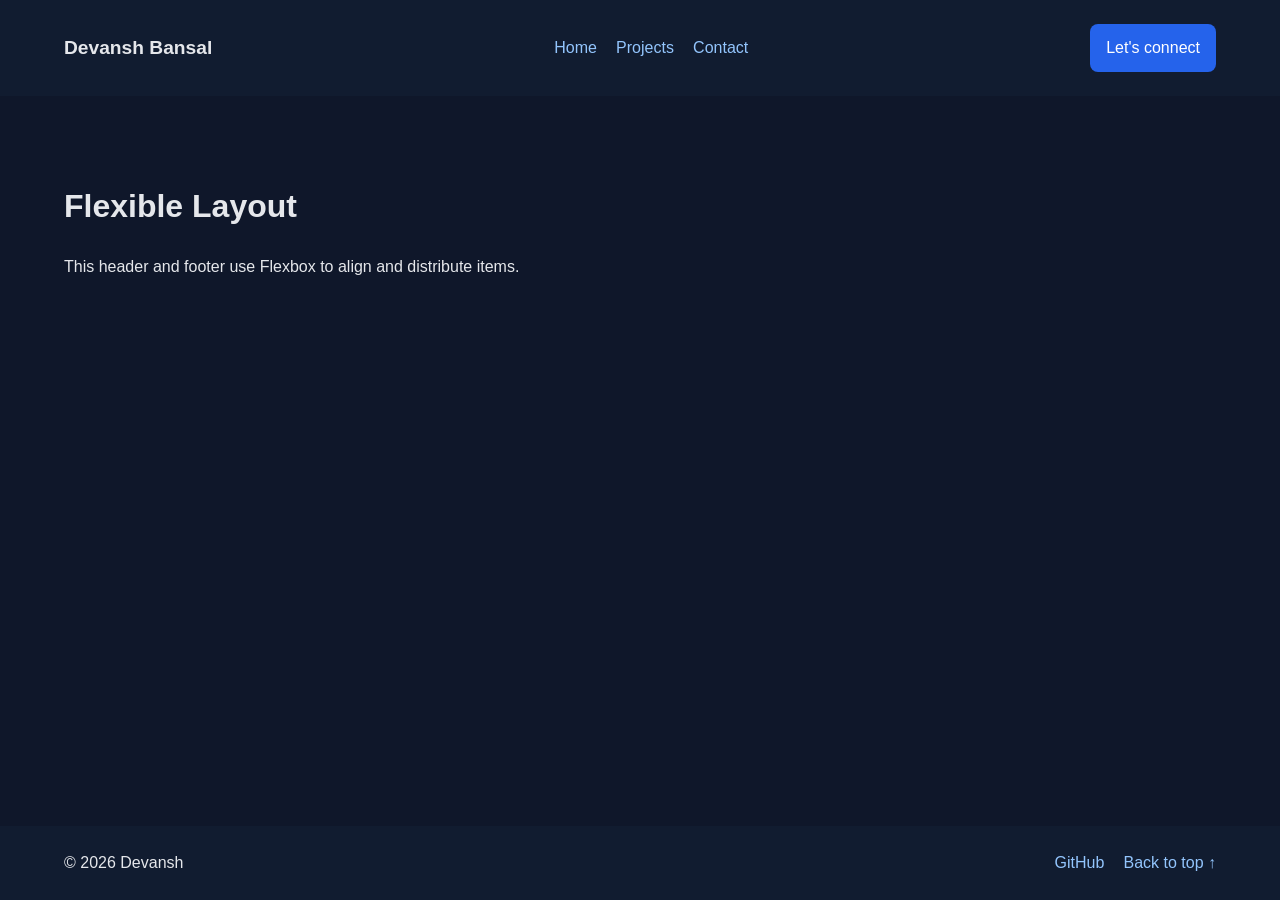
<file: P10-advanced-flexbox/index.html>
<!DOCTYPE html>
<html lang="en"><head><meta charset="UTF-8"><meta name="viewport" content="width=device-width, initial-scale=1.0"><title>Advanced Flexbox</title><link rel="stylesheet" href="style.css"></head>
<body><header><div class="logo">Devansh Bansal</div><nav><a href="#">Home</a><a href="#">Projects</a><a href="#">Contact</a></nav><a class="cta" href="#">Let's connect</a></header>
<main><h1>Flexible Layout</h1><p>This header and footer use Flexbox to align and distribute items.</p></main>
<footer><p>© 2026 Devansh</p><div><a href="https://github.com/devbansal007">GitHub</a><a href="#">Back to top ↑</a></div></footer></body></html>
</file>
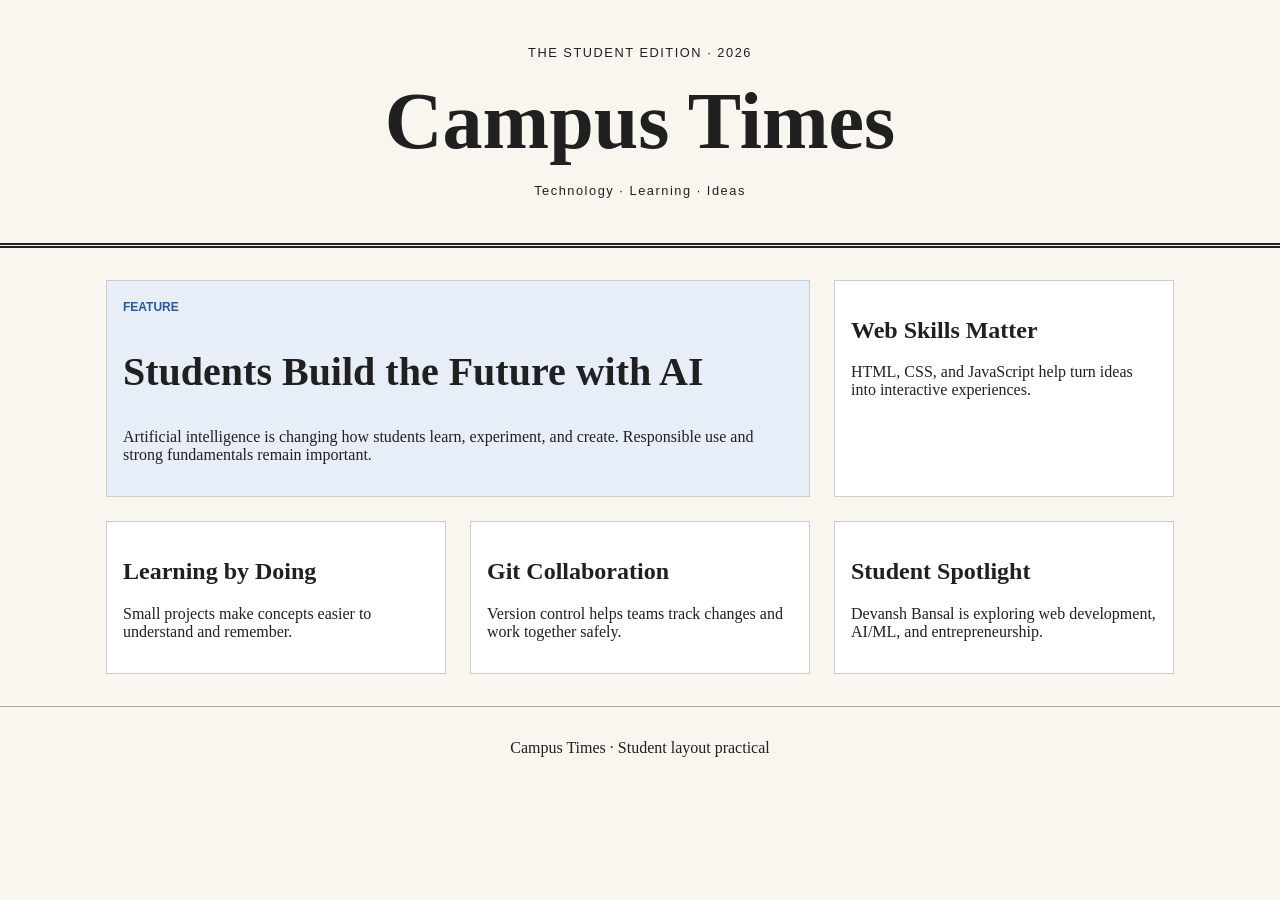
<file: P11-newspaper-grid/index.html>
<!DOCTYPE html>
<html lang="en"><head><meta charset="UTF-8"><meta name="viewport" content="width=device-width, initial-scale=1.0"><title>Campus Times</title><link rel="stylesheet" href="style.css"></head>
<body><header><p>THE STUDENT EDITION · 2026</p><h1>Campus Times</h1><p>Technology · Learning · Ideas</p></header>
<main class="news"><article class="lead"><span class="tag">FEATURE</span><h2>Students Build the Future with AI</h2><p>Artificial intelligence is changing how students learn, experiment, and create. Responsible use and strong fundamentals remain important.</p></article>
<article><h2>Web Skills Matter</h2><p>HTML, CSS, and JavaScript help turn ideas into interactive experiences.</p></article><article><h2>Learning by Doing</h2><p>Small projects make concepts easier to understand and remember.</p></article><article><h2>Git Collaboration</h2><p>Version control helps teams track changes and work together safely.</p></article><article><h2>Student Spotlight</h2><p>Devansh Bansal is exploring web development, AI/ML, and entrepreneurship.</p></article></main><footer>Campus Times · Student layout practical</footer></body></html>
</file>
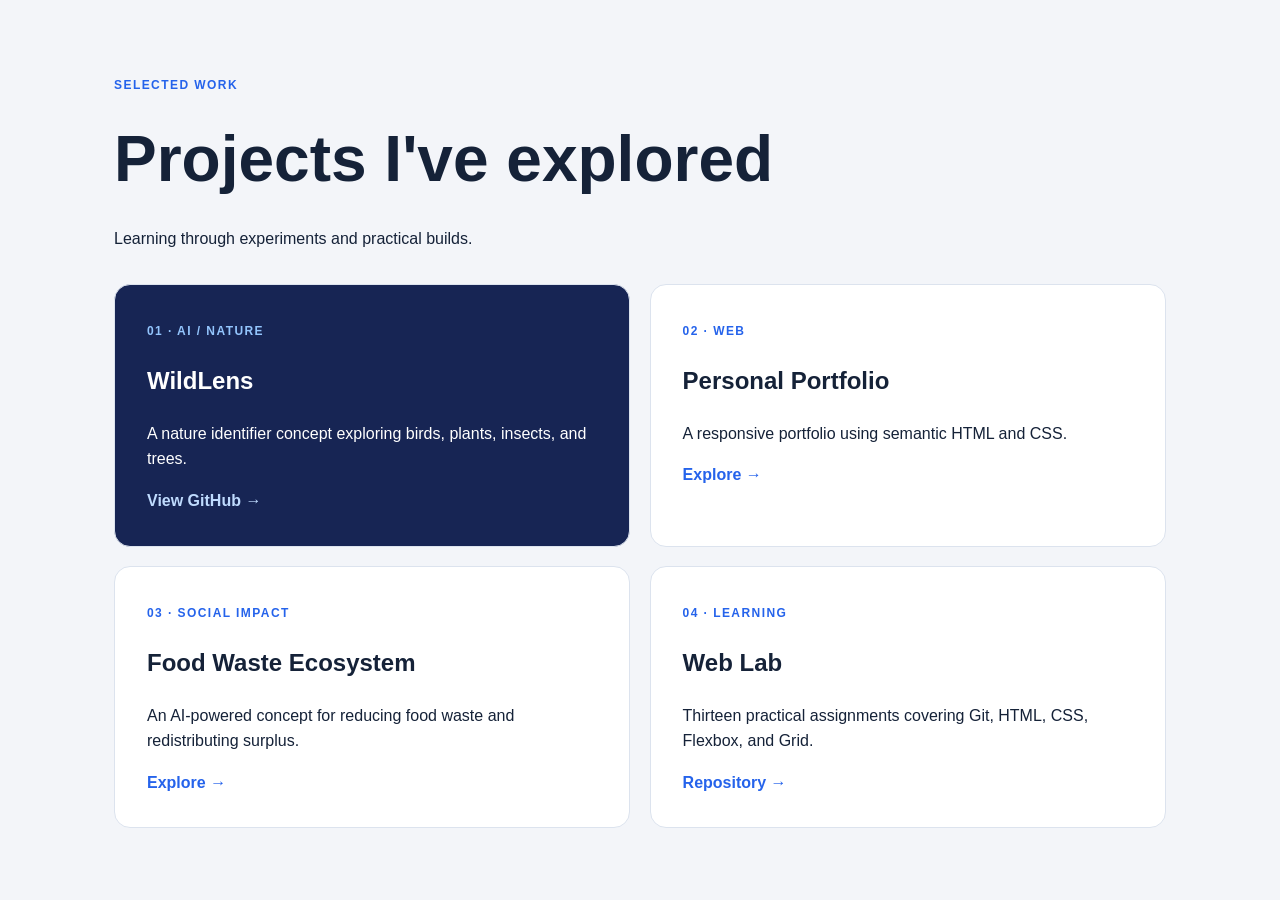
<file: P12-projects-grid/index.html>
<!DOCTYPE html>
<html lang="en"><head><meta charset="UTF-8"><meta name="viewport" content="width=device-width, initial-scale=1.0"><title>Projects | Devansh</title><link rel="stylesheet" href="style.css"></head>
<body><main><p class="kicker">SELECTED WORK</p><h1>Projects I've explored</h1><p>Learning through experiments and practical builds.</p>
<section class="projects"><article class="featured"><span>01 · AI / NATURE</span><h2>WildLens</h2><p>A nature identifier concept exploring birds, plants, insects, and trees.</p><a href="https://github.com/devbansal007">View GitHub →</a></article>
<article><span>02 · WEB</span><h2>Personal Portfolio</h2><p>A responsive portfolio using semantic HTML and CSS.</p><a href="#">Explore →</a></article><article><span>03 · SOCIAL IMPACT</span><h2>Food Waste Ecosystem</h2><p>An AI-powered concept for reducing food waste and redistributing surplus.</p><a href="#">Explore →</a></article><article><span>04 · LEARNING</span><h2>Web Lab</h2><p>Thirteen practical assignments covering Git, HTML, CSS, Flexbox, and Grid.</p><a href="https://github.com/devbansal007/web-assignment">Repository →</a></article></section></main></body></html>
</file>
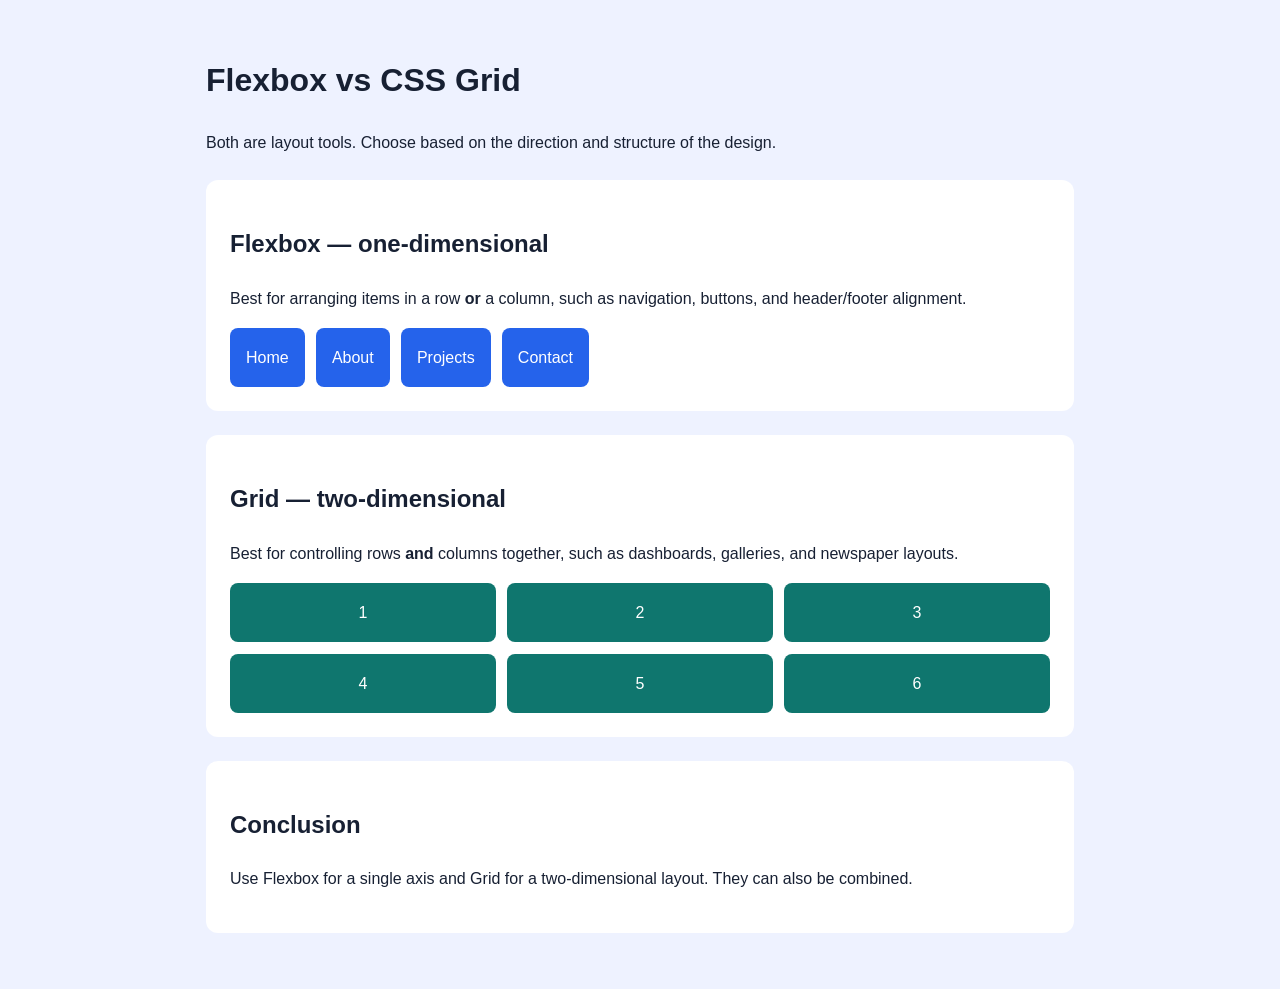
<file: P13-flexbox-vs-grid/index.html>
<!DOCTYPE html>
<html lang="en"><head><meta charset="UTF-8"><meta name="viewport" content="width=device-width, initial-scale=1.0"><title>Flexbox vs Grid</title><link rel="stylesheet" href="style.css"></head>
<body><main><h1>Flexbox vs CSS Grid</h1><p>Both are layout tools. Choose based on the direction and structure of the design.</p>
<section><h2>Flexbox — one-dimensional</h2><p>Best for arranging items in a row <strong>or</strong> a column, such as navigation, buttons, and header/footer alignment.</p><div class="flex-demo"><span>Home</span><span>About</span><span>Projects</span><span>Contact</span></div></section>
<section><h2>Grid — two-dimensional</h2><p>Best for controlling rows <strong>and</strong> columns together, such as dashboards, galleries, and newspaper layouts.</p><div class="grid-demo"><span>1</span><span>2</span><span>3</span><span>4</span><span>5</span><span>6</span></div></section>
<section><h2>Conclusion</h2><p>Use Flexbox for a single axis and Grid for a two-dimensional layout. They can also be combined.</p></section></main></body></html>
</file>
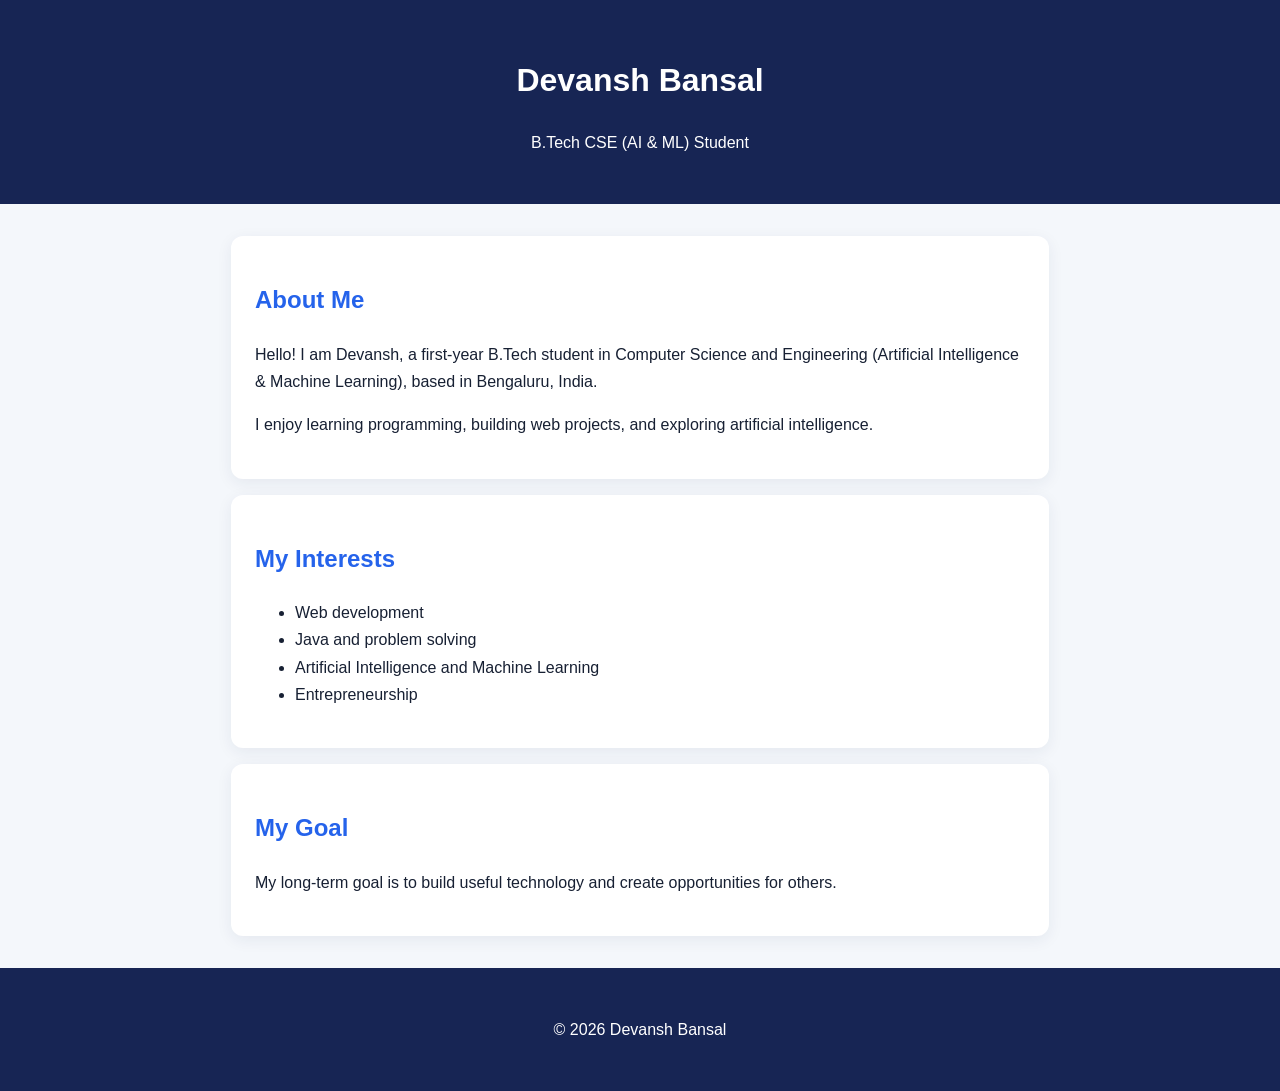
<file: P5-semantic-bio/index.html>
<!DOCTYPE html>
<html lang="en">
<head>
  <meta charset="UTF-8">
  <meta name="viewport" content="width=device-width, initial-scale=1.0">
  <title>Bio Page | Devansh Bansal</title>
  <link rel="stylesheet" href="style.css">
</head>
<body>
  <header>
    <h1>Devansh Bansal</h1>
    <p>B.Tech CSE (AI &amp; ML) Student</p>
  </header>
  <main>
    <article>
      <h2>About Me</h2>
      <p>Hello! I am Devansh, a first-year B.Tech student in Computer Science and Engineering (Artificial Intelligence &amp; Machine Learning), based in Bengaluru, India.</p>
      <p>I enjoy learning programming, building web projects, and exploring artificial intelligence.</p>
    </article>
    <section>
      <h2>My Interests</h2>
      <ul>
        <li>Web development</li>
        <li>Java and problem solving</li>
        <li>Artificial Intelligence and Machine Learning</li>
        <li>Entrepreneurship</li>
      </ul>
    </section>
    <section>
      <h2>My Goal</h2>
      <p>My long-term goal is to build useful technology and create opportunities for others.</p>
    </section>
  </main>
  <footer><p>&copy; 2026 Devansh Bansal</p></footer>
</body>
</html>
</file>
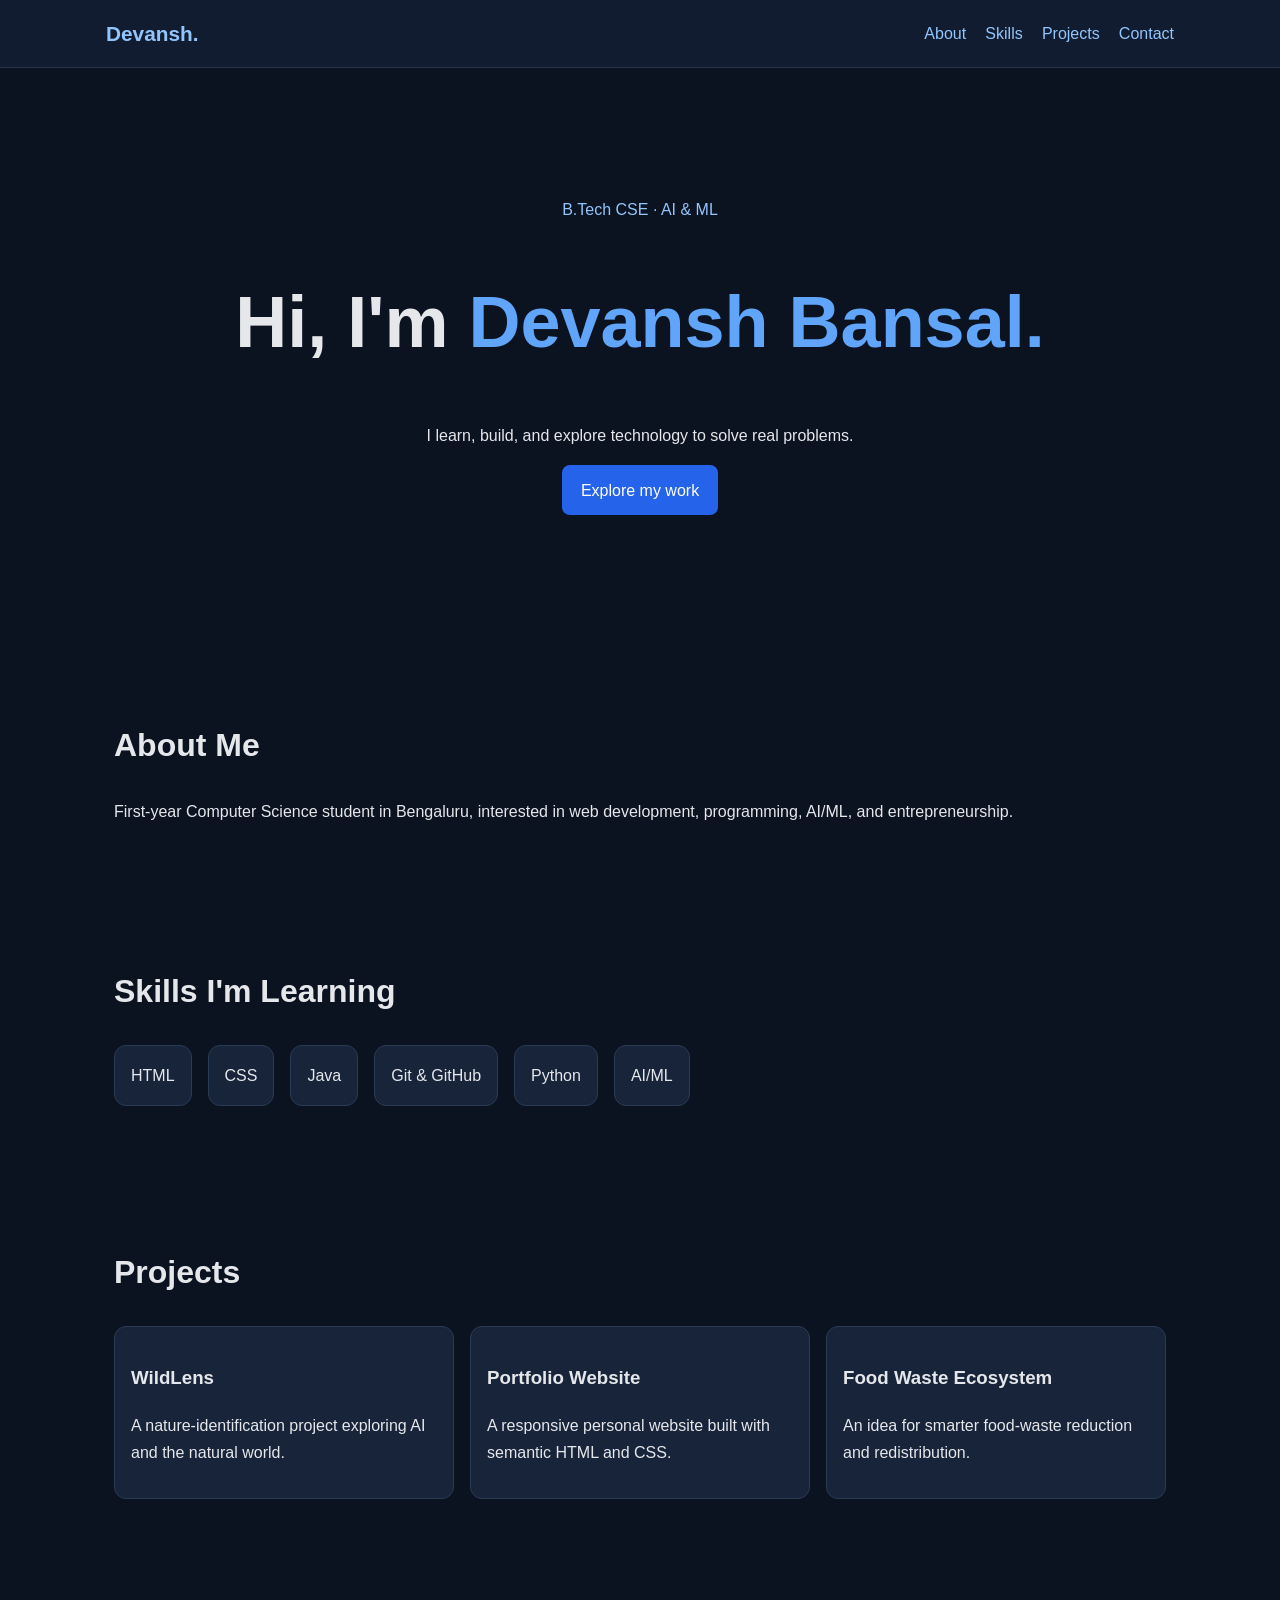
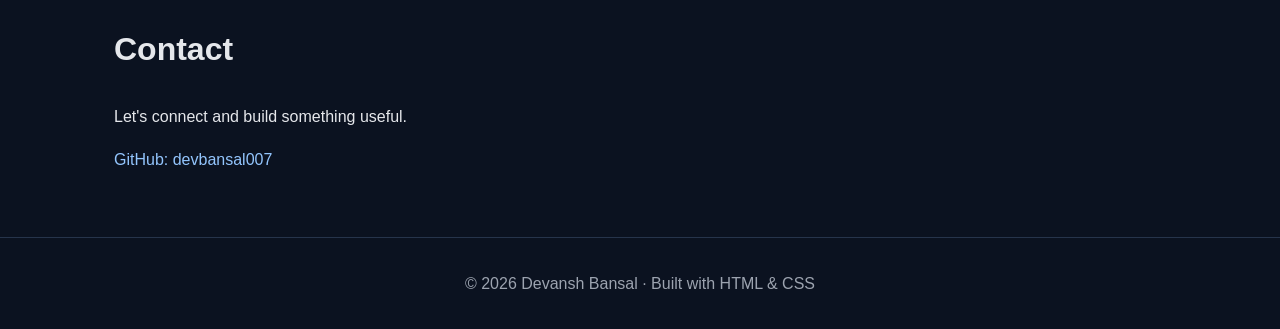
<file: P6-portfolio-structure/index.html>
<!DOCTYPE html>
<html lang="en">
<head>
  <meta charset="UTF-8">
  <meta name="viewport" content="width=device-width, initial-scale=1.0">
  <title>Portfolio | Devansh Bansal</title>
  <link rel="stylesheet" href="style.css">
</head>
<body>
  <header>
    <nav aria-label="Main navigation">
      <a class="logo" href="#home">Devansh.</a>
      <div><a href="#about">About</a><a href="#skills">Skills</a><a href="#projects">Projects</a><a href="#contact">Contact</a></div>
    </nav>
  </header>
  <main>
    <section id="home" class="hero"><p class="eyebrow">B.Tech CSE · AI &amp; ML</p><h1>Hi, I'm <span>Devansh Bansal.</span></h1><p>I learn, build, and explore technology to solve real problems.</p><a class="button" href="#projects">Explore my work</a></section>
    <section id="about"><h2>About Me</h2><p>First-year Computer Science student in Bengaluru, interested in web development, programming, AI/ML, and entrepreneurship.</p></section>
    <section id="skills"><h2>Skills I'm Learning</h2><ul class="chips"><li>HTML</li><li>CSS</li><li>Java</li><li>Git &amp; GitHub</li><li>Python</li><li>AI/ML</li></ul></section>
    <section id="projects"><h2>Projects</h2><div class="cards"><article><h3>WildLens</h3><p>A nature-identification project exploring AI and the natural world.</p></article><article><h3>Portfolio Website</h3><p>A responsive personal website built with semantic HTML and CSS.</p></article><article><h3>Food Waste Ecosystem</h3><p>An idea for smarter food-waste reduction and redistribution.</p></article></div></section>
    <section id="contact"><h2>Contact</h2><p>Let's connect and build something useful.</p><a href="https://github.com/devbansal007">GitHub: devbansal007</a></section>
  </main>
  <footer>© 2026 Devansh Bansal · Built with HTML &amp; CSS</footer>
</body>
</html>
</file>
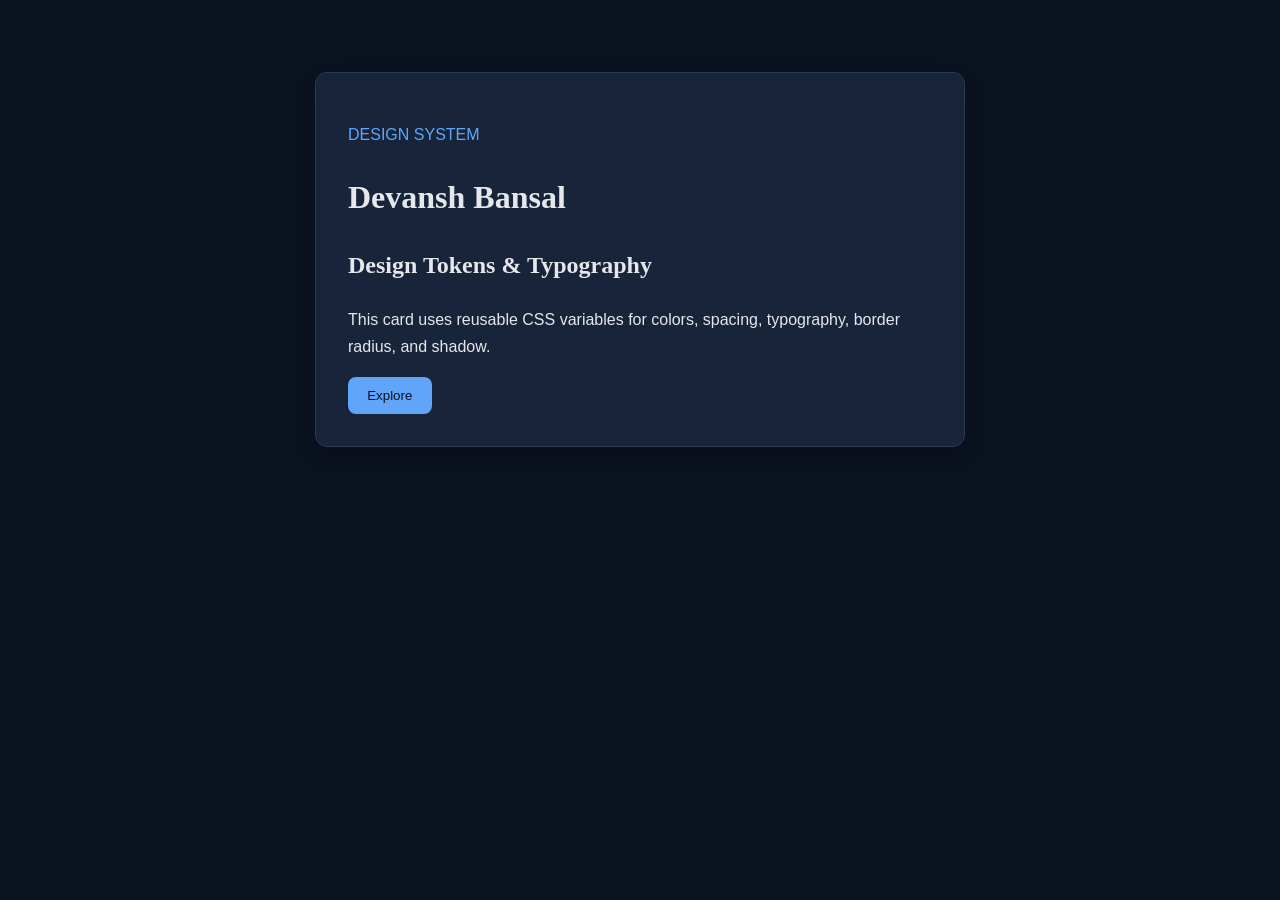
<file: P7-design-tokens/index.html>
<!DOCTYPE html>
<html lang="en"><head><meta charset="UTF-8"><meta name="viewport" content="width=device-width, initial-scale=1.0"><title>Design Tokens | Devansh</title><link rel="stylesheet" href="style.css"></head>
<body><main class="card"><p class="accent">DESIGN SYSTEM</p><h1>Devansh Bansal</h1><h2>Design Tokens &amp; Typography</h2><p>This card uses reusable CSS variables for colors, spacing, typography, border radius, and shadow.</p><button>Explore</button></main></body></html>
</file>
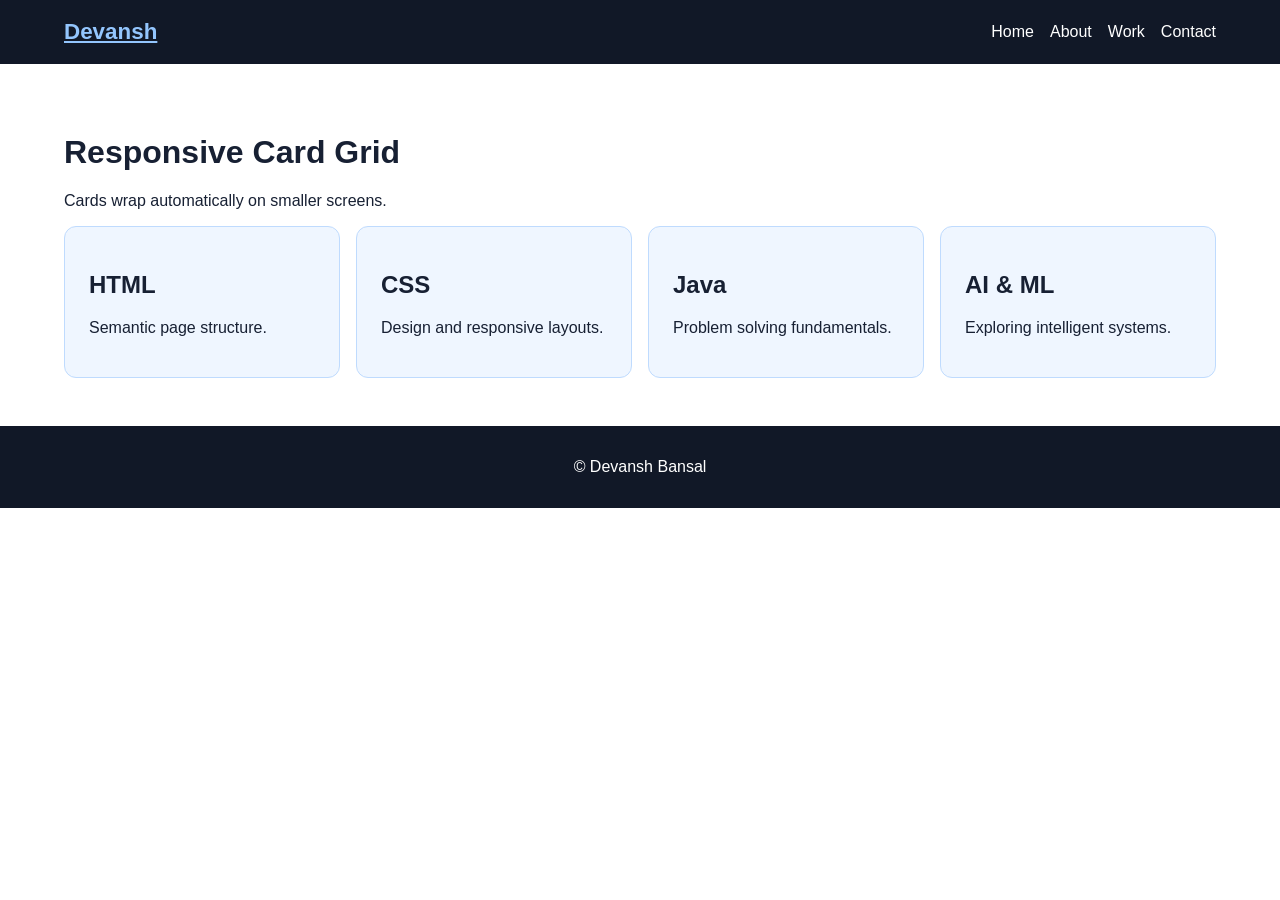
<file: P9-responsive-flexbox/index.html>
<!DOCTYPE html>
<html lang="en"><head><meta charset="UTF-8"><meta name="viewport" content="width=device-width, initial-scale=1.0"><title>Responsive Flexbox</title><link rel="stylesheet" href="style.css"></head>
<body><header><a class="brand" href="#">Devansh</a><nav><a href="#home">Home</a><a href="#about">About</a><a href="#work">Work</a><a href="#contact">Contact</a></nav></header>
<main id="home"><h1>Responsive Card Grid</h1><p>Cards wrap automatically on smaller screens.</p><section class="grid" id="work"><article><h2>HTML</h2><p>Semantic page structure.</p></article><article><h2>CSS</h2><p>Design and responsive layouts.</p></article><article><h2>Java</h2><p>Problem solving fundamentals.</p></article><article><h2>AI &amp; ML</h2><p>Exploring intelligent systems.</p></article></section></main><footer id="contact">© Devansh Bansal</footer></body></html>
</file>
<file: P10-advanced-flexbox/style.css>
/* P10: Advanced Flexbox header and footer */
* { box-sizing: border-box; }
body { margin: 0; font: 16px/1.6 Arial, sans-serif; color: #e5e7eb; background: #0f172a; min-height: 100vh; display: flex; flex-direction: column; }
header, footer { display: flex; justify-content: space-between; align-items: center; gap: 1.5rem; flex-wrap: wrap; padding: 1.5rem 5%; background: #111c30; }
nav, footer div { display: flex; gap: 1.2rem; flex-wrap: wrap; } a { color: #93c5fd; text-decoration: none; }
.logo { font-weight: bold; font-size: 1.2rem; } .cta { background: #2563eb; color: white; padding: .7rem 1rem; border-radius: 8px; }
main { flex: 1; padding: 5%; } footer p { margin: 0; }
@media (max-width: 600px) { header, footer { flex-direction: column; align-items: flex-start; } }
</file>
<file: P11-newspaper-grid/style.css>
/* P11: Newspaper layout using CSS Grid */
* { box-sizing: border-box; }
body { margin: 0; font-family: Georgia, serif; color: #202020; background: #f8f6ef; }
header { text-align: center; padding: 2rem; border-bottom: 5px double #222; }
header h1 { font-size: clamp(2.5rem, 8vw, 5rem); margin: .2em; } header p { font: .8rem Arial, sans-serif; letter-spacing: .12em; }
.news { max-width: 1100px; margin: 2rem auto; padding: 0 1rem; display: grid; grid-template-columns: repeat(3, minmax(0, 1fr)); gap: 1.5rem; }
.news article { padding: 1rem; border: 1px solid #ccc; background: white; } .news .lead { grid-column: span 2; background: #e8eef8; }
.lead h2 { font-size: 2.5rem; } .tag { font: bold .75rem Arial, sans-serif; color: #2457a7; }
footer { text-align: center; padding: 2rem; border-top: 1px solid #aaa; }
@media (max-width: 700px) { .news { grid-template-columns: 1fr; } .news .lead { grid-column: auto; } .lead h2 { font-size: 2rem; } }
</file>
<file: P12-projects-grid/style.css>
/* P12: Portfolio projects using advanced CSS Grid */
* { box-sizing: border-box; }
body { margin: 0; background: #f3f5f9; color: #152238; font: 16px/1.6 Arial, sans-serif; }
main { max-width: 1100px; margin: auto; padding: 4rem 1.5rem; }
.kicker, article span { font-size: .75rem; letter-spacing: .12em; color: #2563eb; font-weight: bold; }
h1 { font-size: clamp(2.5rem, 6vw, 4rem); margin: .2em 0; }
.projects { display: grid; grid-template-columns: repeat(2, minmax(0, 1fr)); gap: 1.2rem; margin-top: 2rem; }
.projects article { padding: 2rem; border-radius: 16px; background: white; border: 1px solid #dce3ee; transition: transform .2s, box-shadow .2s; }
.projects article:hover { transform: translateY(-5px); box-shadow: 0 12px 30px #15223818; }
.projects .featured { background: #172554; color: white; } .featured span { color: #93c5fd; }
a { color: #2563eb; text-decoration: none; font-weight: bold; } .featured a { color: #bfdbfe; }
@media (max-width: 650px) { .projects { grid-template-columns: 1fr; } }
</file>
<file: P13-flexbox-vs-grid/style.css>
/* P13: Comparison of Flexbox and CSS Grid */
* { box-sizing: border-box; }
body { margin: 0; font: 16px/1.7 Arial, sans-serif; background: #eef2ff; color: #172033; }
main { max-width: 900px; margin: auto; padding: 2rem 1rem; }
section { background: white; padding: 1.5rem; margin: 1.5rem 0; border-radius: 12px; }
.flex-demo { display: flex; gap: .7rem; flex-wrap: wrap; }
.flex-demo span, .grid-demo span { background: #2563eb; color: white; padding: 1rem; text-align: center; border-radius: 8px; }
.grid-demo { display: grid; grid-template-columns: repeat(3, 1fr); gap: .7rem; }
.grid-demo span { background: #0f766e; }
</file>
<file: P5-semantic-bio/style.css>
/* P5: Semantic Bio Page */
* { box-sizing: border-box; }
body { margin: 0; font-family: Arial, sans-serif; line-height: 1.7; color: #172033; background: #f4f7fb; }
header, footer { background: #172554; color: #fff; text-align: center; padding: 2rem; }
main { max-width: 850px; margin: 2rem auto; padding: 0 1rem; }
article, section { background: #fff; padding: 1.5rem; margin: 1rem 0; border-radius: 12px; box-shadow: 0 4px 16px #17255412; }
h2 { color: #2563eb; }
</file>
<file: P6-portfolio-structure/style.css>
/* P6: Portfolio styles */
* { box-sizing: border-box; }
html { scroll-behavior: smooth; }
body { margin: 0; font: 16px/1.7 Arial, sans-serif; background: #0b1220; color: #e5e7eb; }
a { color: #93c5fd; text-decoration: none; }
header { position: sticky; top: 0; background: #111c30; border-bottom: 1px solid #26344b; }
nav { max-width: 1100px; margin: auto; padding: 1rem; display: flex; justify-content: space-between; align-items: center; gap: 1rem; }
.logo { font-weight: bold; font-size: 1.3rem; } nav div { display: flex; gap: 1.2rem; flex-wrap: wrap; }
.hero { padding: 7rem 1.5rem; text-align: center; } .hero h1 { font-size: clamp(2.3rem,6vw,4.5rem); line-height: 1.1; } .hero span { color: #60a5fa; }
.eyebrow { color: #93c5fd; } main > section:not(.hero) { max-width: 1100px; margin: 2rem auto; padding: 2rem 1.5rem; }
h2 { font-size: 2rem; } .button { display: inline-block; background: #2563eb; color: white; padding: .7rem 1.2rem; border-radius: 8px; }
.chips, .cards { display: flex; gap: 1rem; flex-wrap: wrap; padding: 0; list-style: none; }
.chips li, .cards article { background: #17243a; border: 1px solid #2a3b55; border-radius: 12px; padding: 1rem; }
.cards article { flex: 1 1 250px; } footer { text-align: center; padding: 2rem; color: #9ca3af; border-top: 1px solid #26344b; }
@media (max-width: 600px) { nav { align-items: flex-start; flex-direction: column; } nav div { gap: .8rem; } .hero { padding: 4rem 1rem; } }
</file>
<file: P7-design-tokens/style.css>
/* P7: CSS Design Tokens and Typography */
:root {
  --color-bg: #0b1220; --color-surface: #17243a; --color-text: #e5e7eb;
  --color-muted: #9ca3af; --color-primary: #60a5fa; --color-border: #2a3b55;
  --font-body: Arial, sans-serif; --font-heading: Georgia, serif;
  --text-sm: .875rem; --text-base: 1rem; --text-lg: 1.25rem; --text-xl: 2rem;
  --space-1: .5rem; --space-2: 1rem; --space-3: 1.5rem; --space-4: 2rem;
  --radius: 12px; --shadow: 0 8px 24px #0003;
}
* { box-sizing: border-box; }
body { margin: 0; font-family: var(--font-body); font-size: var(--text-base); line-height: 1.7; background: var(--color-bg); color: var(--color-text); }
h1,h2,h3 { font-family: var(--font-heading); }
.card { max-width: 650px; margin: 8vh auto; padding: var(--space-4); background: var(--color-surface); border: 1px solid var(--color-border); border-radius: var(--radius); box-shadow: var(--shadow); }
.accent { color: var(--color-primary); } button { padding: .7rem 1.2rem; border: 0; border-radius: 8px; background: var(--color-primary); color: #08111f; cursor: pointer; }
@media (max-width: 700px) { .card { margin: 1rem; padding: var(--space-3); } }
</file>
<file: P9-responsive-flexbox/style.css>
/* P9: Responsive navbar and card layout with Flexbox */
* { box-sizing: border-box; }
body { margin: 0; font: 16px Arial, sans-serif; color: #172033; }
header { display: flex; justify-content: space-between; align-items: center; gap: 1rem; padding: 1.2rem 5%; background: #111827; color: white; flex-wrap: wrap; }
.brand { font-size: 1.4rem; font-weight: bold; color: #93c5fd; }
nav { display: flex; gap: 1rem; flex-wrap: wrap; } nav a { color: white; text-decoration: none; }
main { padding: 3rem 5%; } .grid { display: flex; flex-wrap: wrap; gap: 1rem; }
.grid article { flex: 1 1 220px; padding: 1.5rem; background: #eff6ff; border: 1px solid #bfdbfe; border-radius: 12px; }
footer { text-align: center; background: #111827; color: white; padding: 2rem; }
@media (max-width: 500px) { header { align-items: flex-start; flex-direction: column; } }
</file>
